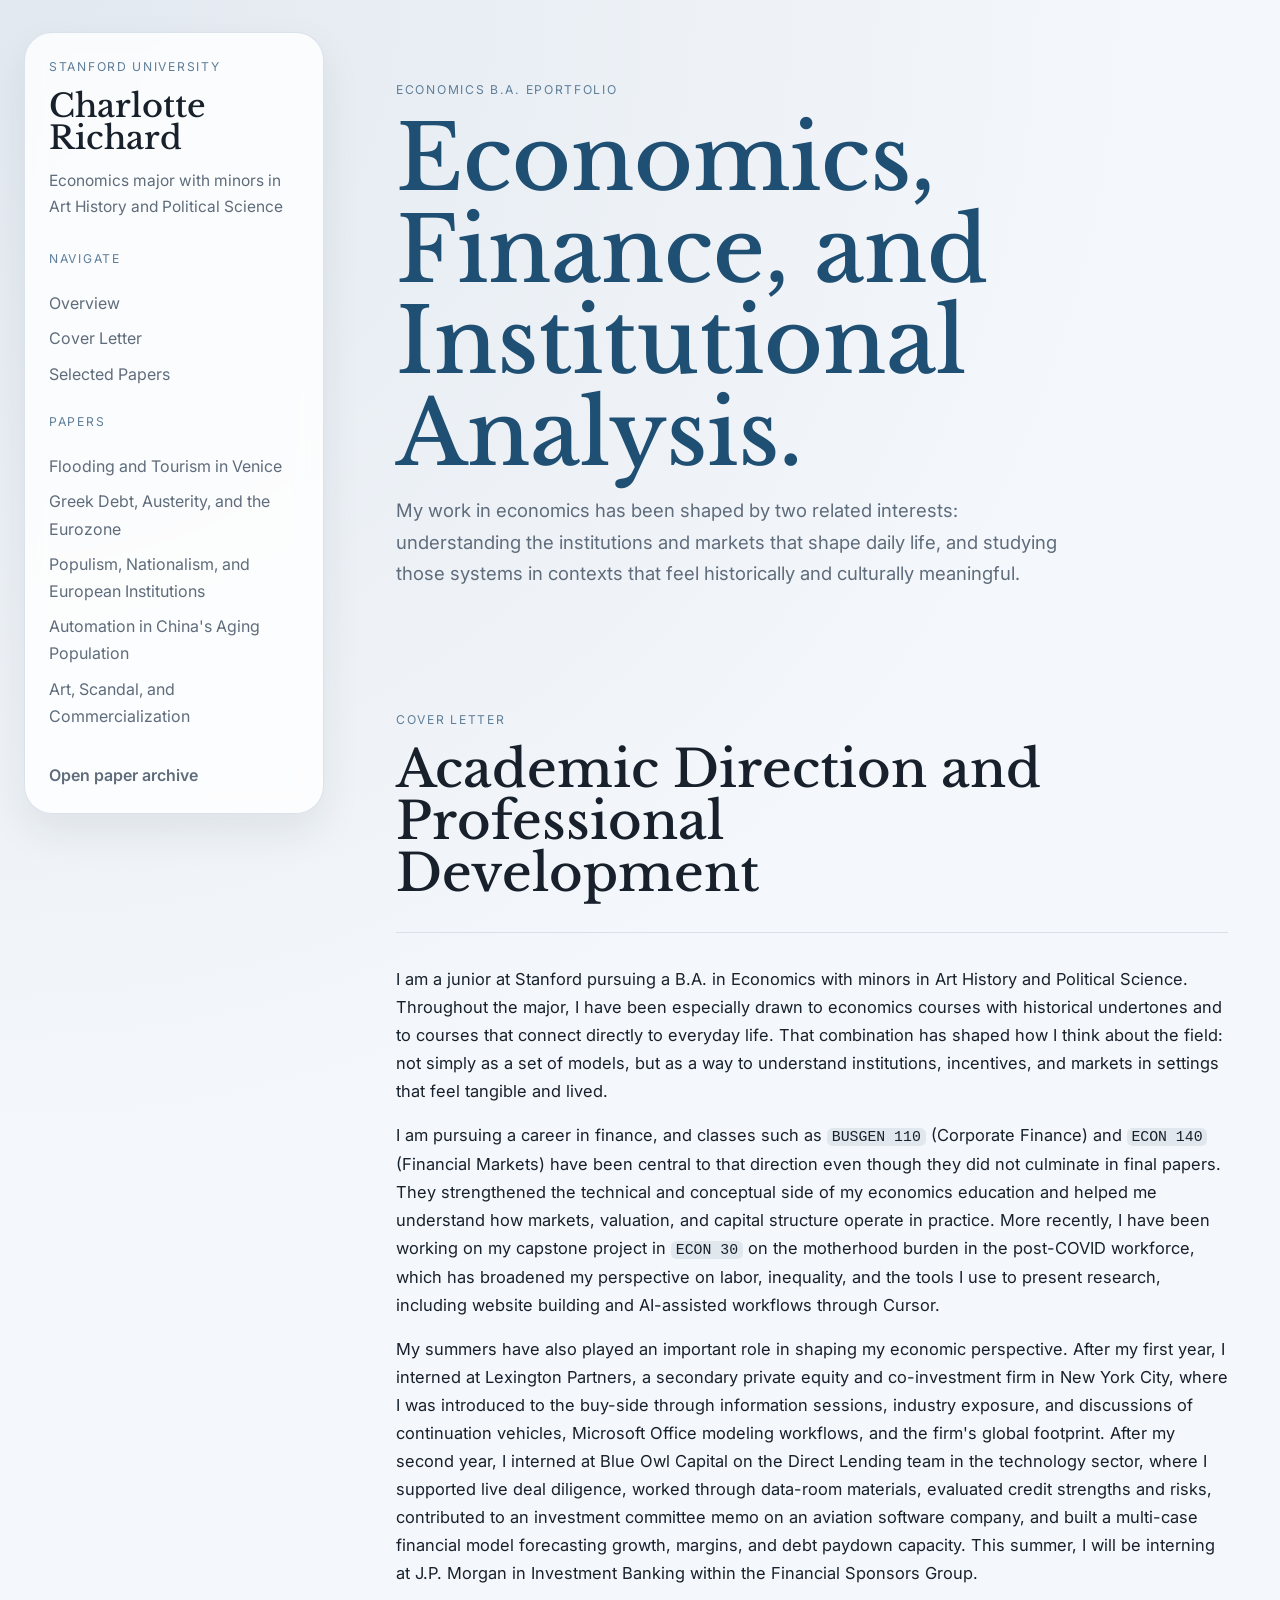
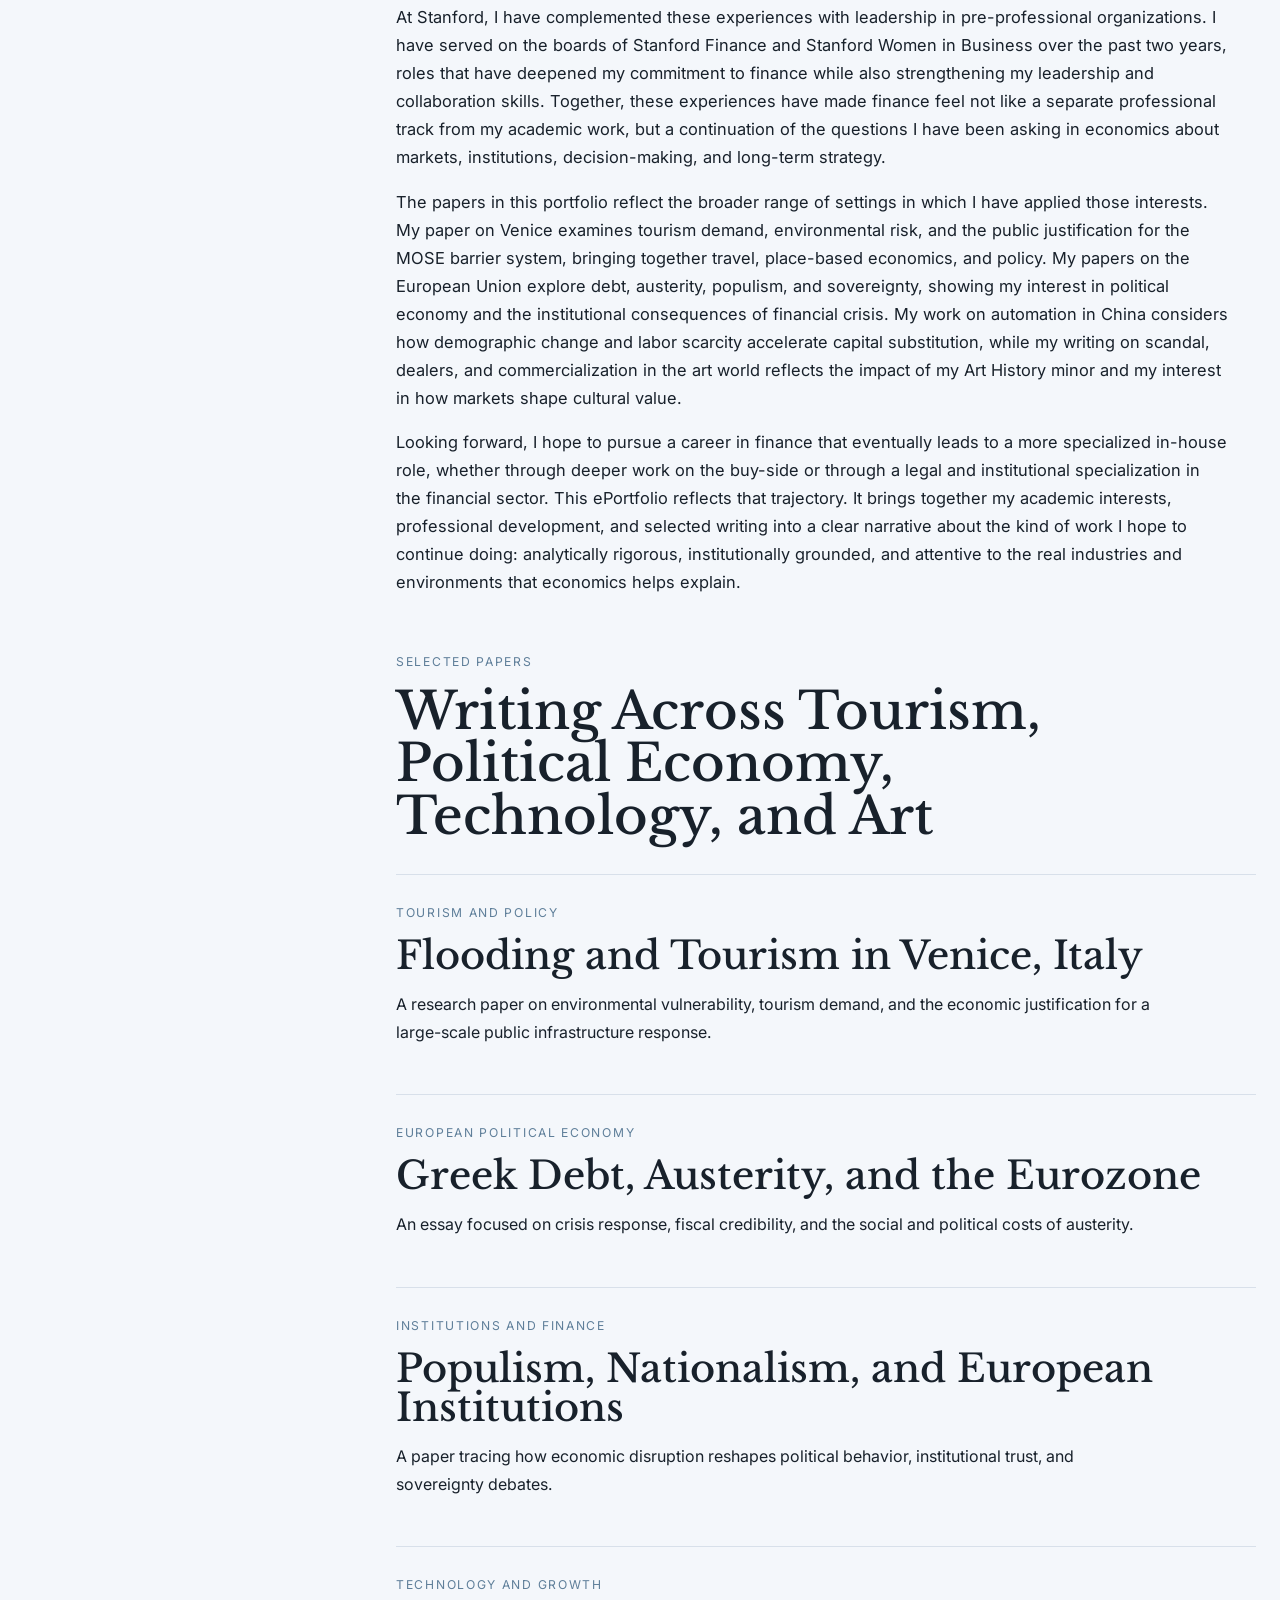
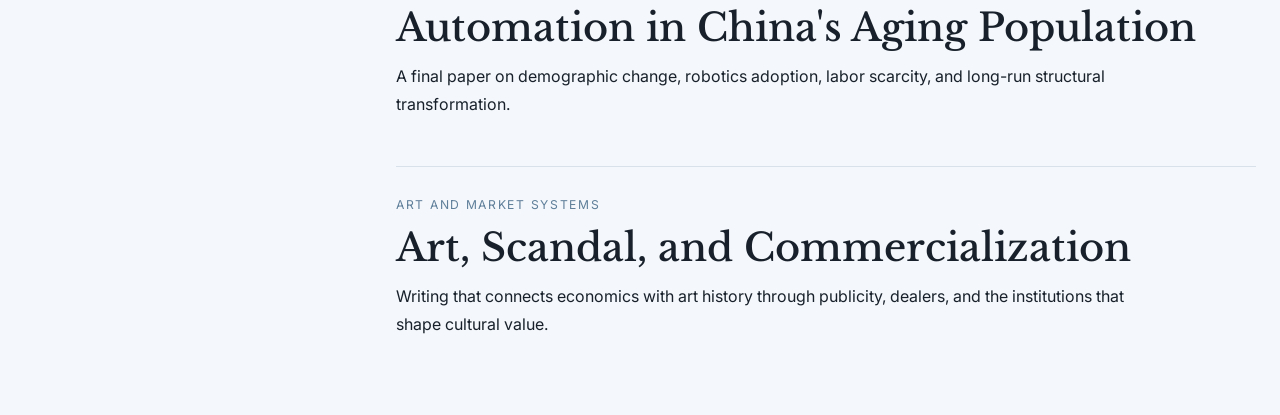
<file: index.html>
<!DOCTYPE html>
<html lang="en">
<head>
  <meta charset="UTF-8">
  <meta name="viewport" content="width=device-width, initial-scale=1.0">
  <title>Charlotte Richard | Economics B.A. ePortfolio</title>
  <meta
    name="description"
    content="A Stanford economics ePortfolio connecting finance, policy, tourism, and art."
  >
  <link rel="preconnect" href="https://fonts.googleapis.com">
  <link rel="preconnect" href="https://fonts.gstatic.com" crossorigin>
  <link
    href="https://fonts.googleapis.com/css2?family=Libre+Baskerville:wght@400;700&family=Inter:wght@400;500;600;700&display=swap"
    rel="stylesheet"
  >
  <link rel="stylesheet" href="style.css">
</head>
<body>
  <main class="site-shell">
    <aside class="sidebar">
      <div class="sidebar-inner">
        <p class="sidebar-kicker">Stanford University</p>
        <a class="sidebar-title" href="index.html">Charlotte Richard</a>
        <p class="sidebar-summary">Economics major with minors in Art History and Political Science</p>

        <nav class="sidebar-nav" aria-label="Page">
          <div class="nav-group">
            <p class="nav-label">Navigate</p>
            <a href="#overview">Overview</a>
            <a href="#cover-letter">Cover Letter</a>
            <a href="#selected-papers">Selected Papers</a>
          </div>

          <div class="nav-group">
            <p class="nav-label">Papers</p>
            <a href="artifacts.html#venice">Flooding and Tourism in Venice</a>
            <a href="artifacts.html#greek-debt">Greek Debt, Austerity, and the Eurozone</a>
            <a href="artifacts.html#populism">Populism, Nationalism, and European Institutions</a>
            <a href="artifacts.html#china-automation">Automation in China's Aging Population</a>
            <a href="artifacts.html#art-markets">Art, Scandal, and Commercialization</a>
          </div>
        </nav>

        <a class="sidebar-link" href="artifacts.html">Open paper archive</a>
      </div>
    </aside>

    <div class="content">
      <section class="hero-block" id="overview">
        <p class="eyebrow">Economics B.A. ePortfolio</p>
        <h1>Economics, Finance, and Institutional Analysis.</h1>
        <p class="lede">
          My work in economics has been shaped by two related interests: understanding the
          institutions and markets that shape daily life, and studying those systems in contexts
          that feel historically and culturally meaningful.
        </p>
      </section>

      <section class="content-section" id="cover-letter">
        <div class="section-header">
          <p class="section-label">Cover Letter</p>
          <h2>Academic Direction and Professional Development</h2>
        </div>

        <div class="essay-block">
          <p>
            I am a junior at Stanford pursuing a B.A. in Economics with minors in Art History and
            Political Science. Throughout the major, I have been especially drawn to economics
            courses with historical undertones and to courses that connect directly to everyday life.
            That combination has shaped how I think about the field: not simply as a set of models,
            but as a way to understand institutions, incentives, and markets in settings that feel
            tangible and lived.
          </p>
          <p>
            I am pursuing a career in finance, and classes such as <code>BUSGEN 110</code>
            (Corporate Finance) and <code>ECON 140</code> (Financial Markets) have been central to
            that direction even
            though they did not culminate in final papers. They strengthened the technical and
            conceptual side of my economics education and helped me understand how markets,
            valuation, and capital structure operate in practice. More recently, I have been working
            on my capstone project in <code>ECON 30</code> on the motherhood burden in the
            post-COVID
            workforce, which has broadened my perspective on labor, inequality, and the tools I use
            to present research, including website building and AI-assisted workflows through
            Cursor.
          </p>
          <p>
            My summers have also played an important role in shaping my economic perspective.
            After my first year, I interned at Lexington Partners, a secondary private equity and
            co-investment firm in New York City, where I was introduced to the buy-side through
            information sessions, industry exposure, and discussions of continuation vehicles,
            Microsoft Office modeling workflows, and the firm's global footprint. After my second
            year, I interned at Blue Owl Capital on the Direct Lending team in the technology
            sector, where I supported live deal diligence, worked through data-room materials,
            evaluated credit strengths and risks, contributed to an investment committee memo on an
            aviation software company, and built a multi-case financial model forecasting growth,
            margins, and debt paydown capacity. This summer, I will be interning at J.P. Morgan in
            Investment Banking within the Financial Sponsors Group.
          </p>
          <p>
            At Stanford, I have complemented these experiences with leadership in pre-professional
            organizations. I have served on the boards of Stanford Finance and Stanford Women in
            Business over the past two years, roles that have deepened my commitment to finance
            while also strengthening my leadership and collaboration skills. Together, these
            experiences have made finance feel not like a separate professional track from my
            academic work, but a continuation of the questions I have been asking in economics about
            markets, institutions, decision-making, and long-term strategy.
          </p>
          <p>
            The papers in this portfolio reflect the broader range of settings in which I have
            applied those interests. My paper on Venice examines tourism demand, environmental risk,
            and the public justification for the MOSE barrier system, bringing together travel,
            place-based economics, and policy. My papers on the European Union explore debt,
            austerity, populism, and sovereignty, showing my interest in political economy and the
            institutional consequences of financial crisis. My work on automation in China considers
            how demographic change and labor scarcity accelerate capital substitution, while my
            writing on scandal, dealers, and commercialization in the art world reflects the impact
            of my Art History minor and my interest in how markets shape cultural value.
          </p>
          <p>
            Looking forward, I hope to pursue a career in finance that eventually leads to a more
            specialized in-house role, whether through deeper work on the buy-side or through a
            legal and institutional specialization in the financial sector. This ePortfolio reflects
            that trajectory. It brings together my academic interests, professional development, and
            selected writing into a clear narrative about the kind of work I hope to continue doing:
            analytically rigorous, institutionally grounded, and attentive to the real industries and
            environments that economics helps explain.
          </p>
        </div>
      </section>

      <section class="content-section" id="selected-papers">
        <div class="section-header">
          <p class="section-label">Selected Papers</p>
          <h2>Writing Across Tourism, Political Economy, Technology, and Art</h2>
        </div>

        <div class="paper-preview-list">
          <article class="paper-preview">
            <p class="paper-category">Tourism and Policy</p>
            <h3><a href="artifacts.html#venice">Flooding and Tourism in Venice, Italy</a></h3>
            <p>
              A research paper on environmental vulnerability, tourism demand, and the economic
              justification for a large-scale public infrastructure response.
            </p>
          </article>

          <article class="paper-preview">
            <p class="paper-category">European Political Economy</p>
            <h3><a href="artifacts.html#greek-debt">Greek Debt, Austerity, and the Eurozone</a></h3>
            <p>
              An essay focused on crisis response, fiscal credibility, and the social and political
              costs of austerity.
            </p>
          </article>

          <article class="paper-preview">
            <p class="paper-category">Institutions and Finance</p>
            <h3><a href="artifacts.html#populism">Populism, Nationalism, and European Institutions</a></h3>
            <p>
              A paper tracing how economic disruption reshapes political behavior, institutional
              trust, and sovereignty debates.
            </p>
          </article>

          <article class="paper-preview">
            <p class="paper-category">Technology and Growth</p>
            <h3><a href="artifacts.html#china-automation">Automation in China's Aging Population</a></h3>
            <p>
              A final paper on demographic change, robotics adoption, labor scarcity, and long-run
              structural transformation.
            </p>
          </article>

          <article class="paper-preview">
            <p class="paper-category">Art and Market Systems</p>
            <h3><a href="artifacts.html#art-markets">Art, Scandal, and Commercialization</a></h3>
            <p>
              Writing that connects economics with art history through publicity, dealers, and the
              institutions that shape cultural value.
            </p>
          </article>
        </div>
      </section>
    </div>
  </main>
</body>
</html>
</file>
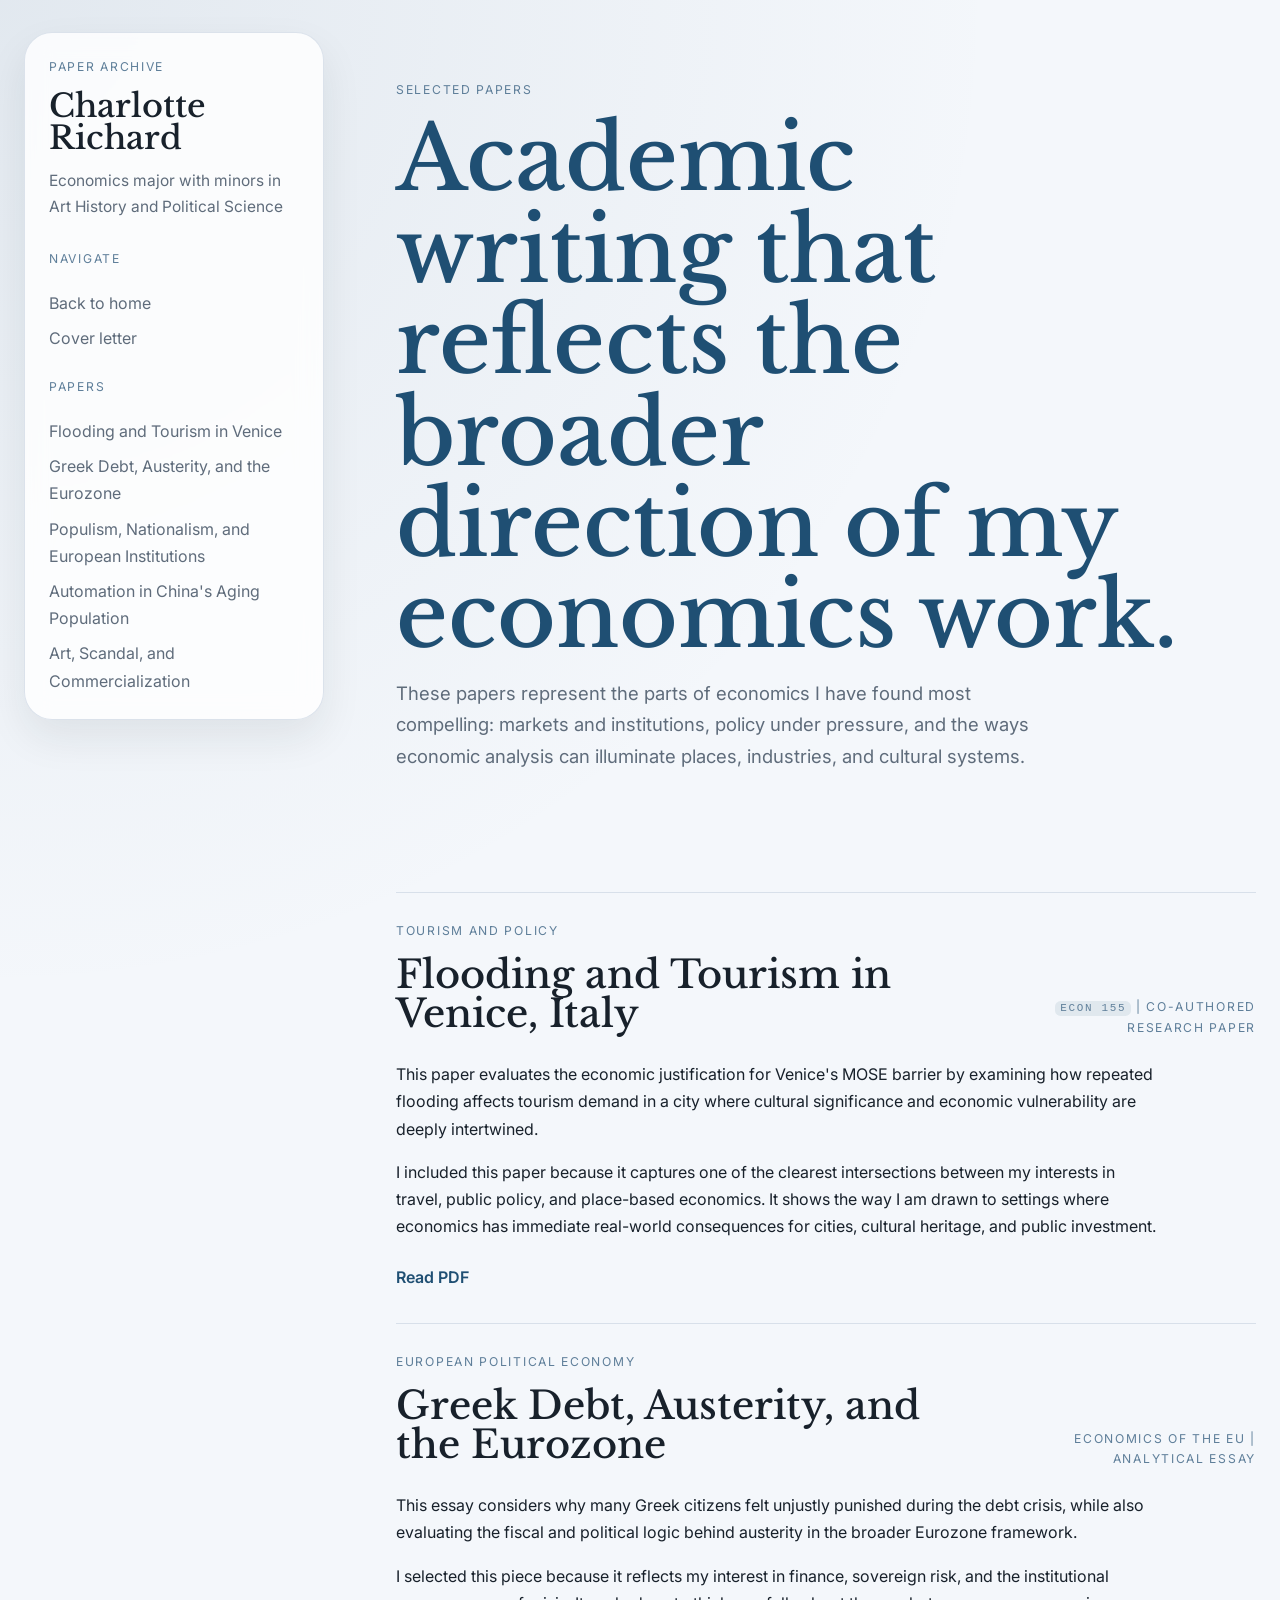
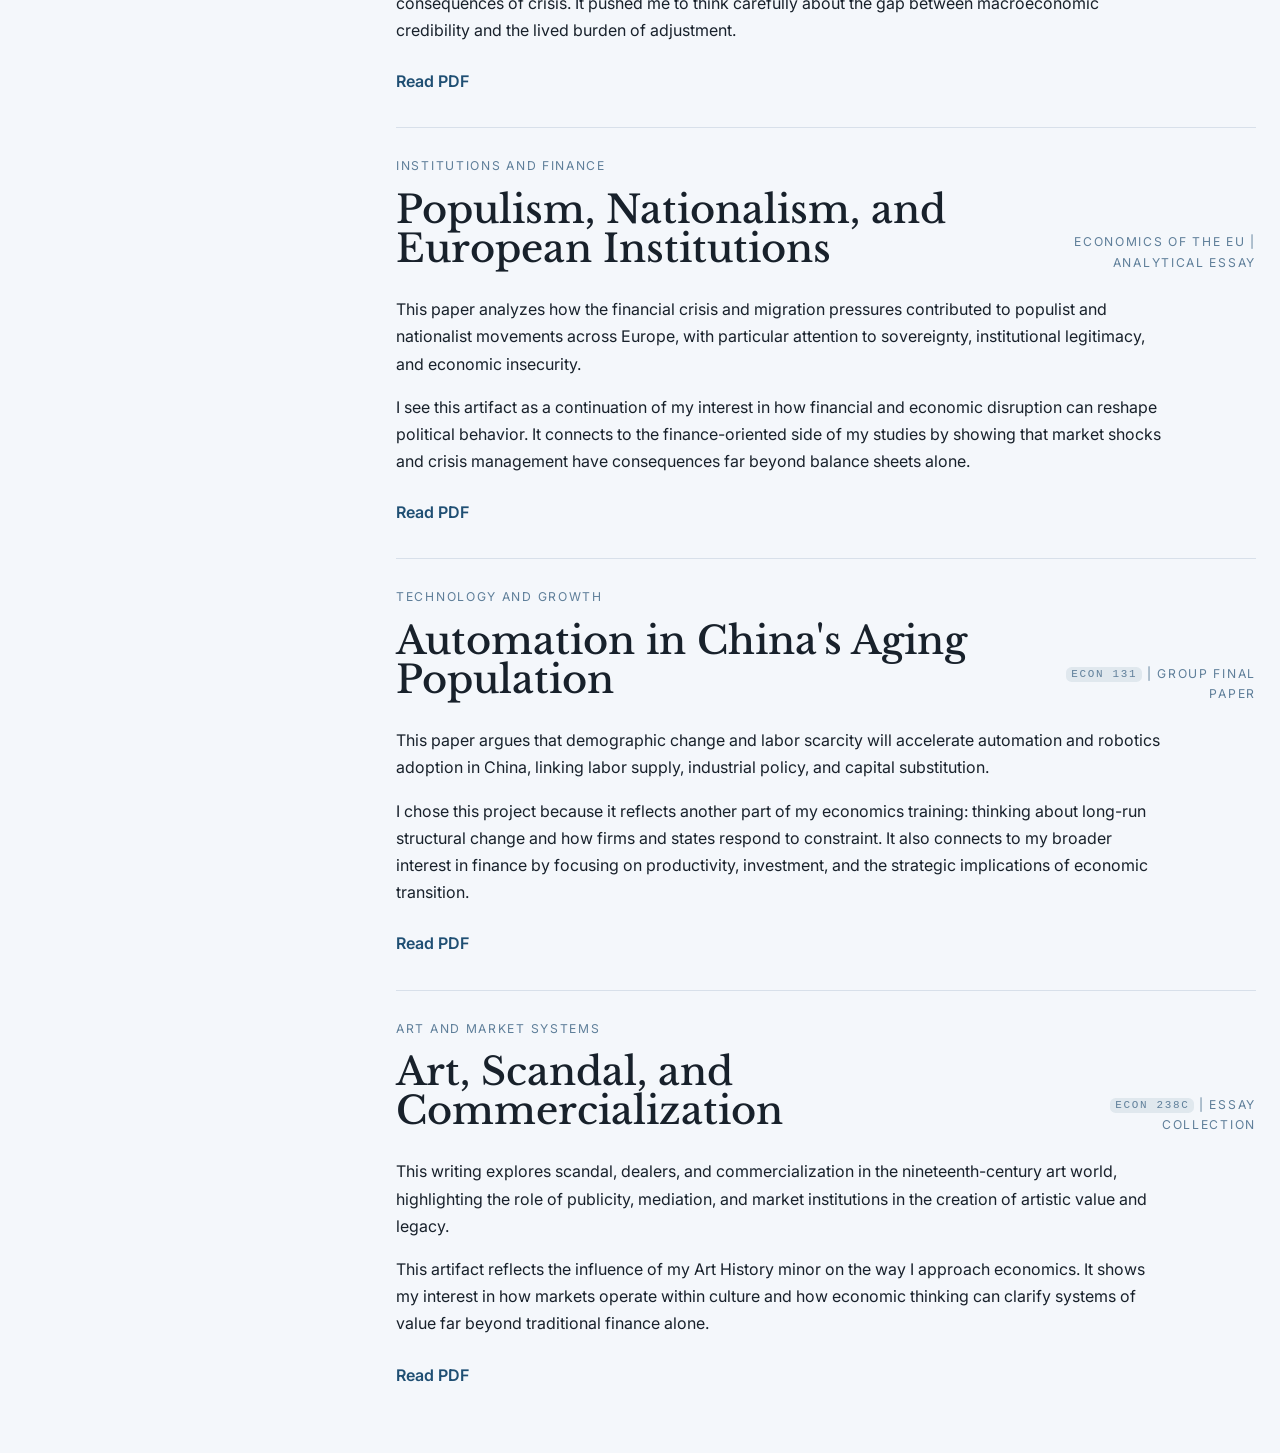
<file: artifacts.html>
<!DOCTYPE html>
<html lang="en">
<head>
  <meta charset="UTF-8">
  <meta name="viewport" content="width=device-width, initial-scale=1.0">
  <title>Paper Archive | Charlotte Richard</title>
  <meta
    name="description"
    content="Selected papers and reflections for Charlotte Richard's Stanford economics ePortfolio."
  >
  <link rel="preconnect" href="https://fonts.googleapis.com">
  <link rel="preconnect" href="https://fonts.gstatic.com" crossorigin>
  <link
    href="https://fonts.googleapis.com/css2?family=Libre+Baskerville:wght@400;700&family=Inter:wght@400;500;600;700&display=swap"
    rel="stylesheet"
  >
  <link rel="stylesheet" href="style.css">
</head>
<body>
  <main class="site-shell">
    <aside class="sidebar">
      <div class="sidebar-inner">
        <p class="sidebar-kicker">Paper Archive</p>
        <a class="sidebar-title" href="index.html">Charlotte Richard</a>
        <p class="sidebar-summary">Economics major with minors in Art History and Political Science</p>

        <nav class="sidebar-nav" aria-label="Paper navigation">
          <div class="nav-group">
            <p class="nav-label">Navigate</p>
            <a href="index.html">Back to home</a>
            <a href="index.html#cover-letter">Cover letter</a>
          </div>

          <div class="nav-group">
            <p class="nav-label">Papers</p>
            <a href="#venice">Flooding and Tourism in Venice</a>
            <a href="#greek-debt">Greek Debt, Austerity, and the Eurozone</a>
            <a href="#populism">Populism, Nationalism, and European Institutions</a>
            <a href="#china-automation">Automation in China's Aging Population</a>
            <a href="#art-markets">Art, Scandal, and Commercialization</a>
          </div>
        </nav>
      </div>
    </aside>

    <div class="content">
      <section class="hero-block">
        <p class="eyebrow">Selected Papers</p>
        <h1>Academic writing that reflects the broader direction of my economics work.</h1>
        <p class="lede">
          These papers represent the parts of economics I have found most compelling: markets and
          institutions, policy under pressure, and the ways economic analysis can illuminate places,
          industries, and cultural systems.
        </p>
      </section>

      <section class="content-section paper-archive">
        <article class="paper-entry" id="venice">
          <div class="paper-heading">
            <div>
              <p class="paper-category">Tourism and Policy</p>
              <h2>Flooding and Tourism in Venice, Italy</h2>
            </div>
            <p class="paper-meta"><code>Econ 155</code> | Co-authored research paper</p>
          </div>
          <p>
            This paper evaluates the economic justification for Venice's MOSE barrier by examining
            how repeated flooding affects tourism demand in a city where cultural significance and
            economic vulnerability are deeply intertwined.
          </p>
          <p>
            I included this paper because it captures one of the clearest intersections between my
            interests in travel, public policy, and place-based economics. It shows the way I am
            drawn to settings where economics has immediate real-world consequences for cities,
            cultural heritage, and public investment.
          </p>
          <a class="text-link" href="assets/artifacts/Final%20Paper%20-%20Econ%20155%20-%20Victoria%20Romano%20%26%20Charlotte%20Richard.pdf" target="_blank" rel="noreferrer">Read PDF</a>
        </article>

        <article class="paper-entry" id="greek-debt">
          <div class="paper-heading">
            <div>
              <p class="paper-category">European Political Economy</p>
              <h2>Greek Debt, Austerity, and the Eurozone</h2>
            </div>
            <p class="paper-meta">Economics of the EU | Analytical essay</p>
          </div>
          <p>
            This essay considers why many Greek citizens felt unjustly punished during the debt
            crisis, while also evaluating the fiscal and political logic behind austerity in the
            broader Eurozone framework.
          </p>
          <p>
            I selected this piece because it reflects my interest in finance, sovereign risk, and
            the institutional consequences of crisis. It pushed me to think carefully about the gap
            between macroeconomic credibility and the lived burden of adjustment.
          </p>
          <a class="text-link" href="assets/artifacts/Economics%20of%20the%20EU%20Paper%20%231%20Econ%20ePortfolio.pdf" target="_blank" rel="noreferrer">Read PDF</a>
        </article>

        <article class="paper-entry" id="populism">
          <div class="paper-heading">
            <div>
              <p class="paper-category">Institutions and Finance</p>
              <h2>Populism, Nationalism, and European Institutions</h2>
            </div>
            <p class="paper-meta">Economics of the EU | Analytical essay</p>
          </div>
          <p>
            This paper analyzes how the financial crisis and migration pressures contributed to
            populist and nationalist movements across Europe, with particular attention to
            sovereignty, institutional legitimacy, and economic insecurity.
          </p>
          <p>
            I see this artifact as a continuation of my interest in how financial and economic
            disruption can reshape political behavior. It connects to the finance-oriented side of my
            studies by showing that market shocks and crisis management have consequences far beyond
            balance sheets alone.
          </p>
          <a class="text-link" href="assets/artifacts/Economics%20of%20the%20EU%20Paper%20%232%20Econ%20Eportfolio.pdf" target="_blank" rel="noreferrer">Read PDF</a>
        </article>

        <article class="paper-entry" id="china-automation">
          <div class="paper-heading">
            <div>
              <p class="paper-category">Technology and Growth</p>
              <h2>Automation in China's Aging Population</h2>
            </div>
            <p class="paper-meta"><code>ECON 131</code> | Group final paper</p>
          </div>
          <p>
            This paper argues that demographic change and labor scarcity will accelerate automation
            and robotics adoption in China, linking labor supply, industrial policy, and capital
            substitution.
          </p>
          <p>
            I chose this project because it reflects another part of my economics training: thinking
            about long-run structural change and how firms and states respond to constraint. It also
            connects to my broader interest in finance by focusing on productivity, investment, and
            the strategic implications of economic transition.
          </p>
          <a class="text-link" href="assets/artifacts/%5BDRAFT%5D%20ECON%20131_%20Final%20Paper%20ePortfolio.pdf" target="_blank" rel="noreferrer">Read PDF</a>
        </article>

        <article class="paper-entry" id="art-markets">
          <div class="paper-heading">
            <div>
              <p class="paper-category">Art and Market Systems</p>
              <h2>Art, Scandal, and Commercialization</h2>
            </div>
            <p class="paper-meta"><code>Econ 238C</code> | Essay collection</p>
          </div>
          <p>
            This writing explores scandal, dealers, and commercialization in the nineteenth-century
            art world, highlighting the role of publicity, mediation, and market institutions in the
            creation of artistic value and legacy.
          </p>
          <p>
            This artifact reflects the influence of my Art History minor on the way I approach
            economics. It shows my interest in how markets operate within culture and how economic
            thinking can clarify systems of value far beyond traditional finance alone.
          </p>
          <a class="text-link" href="assets/artifacts/Econ%20238C%20Final%20.pdf" target="_blank" rel="noreferrer">Read PDF</a>
        </article>
      </section>
    </div>
  </main>
</body>
</html>
</file>
<file: style.css>
:root {
  --bg: #f4f7fb;
  --surface: #ffffff;
  --text: #18212b;
  --muted: #5f6c7b;
  --border: #d8e0ea;
  --accent: #1f4f73;
  --accent-soft: #5f7f9a;
  --shadow: 0 18px 40px rgba(24, 33, 43, 0.08);
  --serif: "Libre Baskerville", Georgia, serif;
  --sans: "Inter", Arial, sans-serif;
}

* {
  box-sizing: border-box;
}

html {
  scroll-behavior: smooth;
}

body {
  margin: 0;
  font-family: var(--sans);
  color: var(--text);
  background:
    radial-gradient(circle at top left, rgba(95, 127, 154, 0.12), transparent 30%),
    var(--bg);
  line-height: 1.7;
}

a {
  color: inherit;
}

p {
  margin: 0 0 1rem;
}

.site-shell {
  width: min(1320px, calc(100% - 3rem));
  margin: 0 auto;
  padding: 2rem 0 4rem;
  display: grid;
  grid-template-columns: minmax(250px, 300px) minmax(0, 1fr);
  gap: 4.5rem;
}

.sidebar {
  position: relative;
}

.sidebar-inner {
  position: sticky;
  top: 2rem;
  padding: 1.5rem;
  background: rgba(255, 255, 255, 0.82);
  border: 1px solid rgba(216, 224, 234, 0.92);
  border-radius: 28px;
  box-shadow: var(--shadow);
  backdrop-filter: blur(12px);
}

.sidebar-kicker,
.nav-label,
.section-label,
.eyebrow,
.paper-category,
.paper-meta {
  margin-bottom: 0.8rem;
  text-transform: uppercase;
  letter-spacing: 0.14em;
  font-size: 0.76rem;
  color: var(--accent-soft);
}

.sidebar-title {
  display: inline-block;
  margin-bottom: 0.85rem;
  font-family: var(--serif);
  font-size: 2rem;
  font-weight: 500;
  line-height: 1;
  text-decoration: none;
}

.sidebar-summary {
  margin-bottom: 1.75rem;
  color: var(--muted);
  font-size: 0.97rem;
}

.sidebar-nav {
  display: grid;
  gap: 1.5rem;
}

.nav-group {
  display: grid;
  gap: 0.5rem;
}

.nav-group a,
.sidebar-link {
  text-decoration: none;
  color: var(--muted);
  transition: color 160ms ease, transform 160ms ease;
}

.nav-group a:hover,
.sidebar-link:hover,
.text-link:hover,
.paper-preview h3 a:hover {
  color: var(--accent);
}

.sidebar-link {
  display: inline-block;
  margin-top: 2rem;
  font-weight: 600;
}

.content {
  min-width: 0;
}

.hero-block {
  padding: 3rem 0 4rem;
}

.hero-block h1,
.section-header h2,
.paper-preview h3,
.paper-entry h2 {
  font-family: var(--serif);
  line-height: 1.02;
  margin: 0 0 1rem;
  font-weight: 500;
}

.hero-block h1 {
  max-width: 12ch;
  font-size: clamp(3.5rem, 7vw, 6.3rem);
  color: var(--accent);
}

.lede {
  max-width: 42rem;
  color: var(--muted);
  font-size: 1.16rem;
}

.content-section {
  padding: 2.5rem 0 0;
}

.section-header {
  margin-bottom: 2rem;
}

.section-header h2 {
  max-width: 18ch;
  font-size: clamp(2rem, 4vw, 3.3rem);
}

.essay-block {
  max-width: 52rem;
  padding: 2rem 0 0;
  border-top: 1px solid var(--border);
  font-size: 1.03rem;
}

.paper-preview-list,
.paper-archive {
  display: grid;
  gap: 2rem;
}

.paper-preview,
.paper-entry {
  padding: 1.75rem 0 0;
  border-top: 1px solid var(--border);
}

.paper-preview h3,
.paper-entry h2 {
  font-size: clamp(1.6rem, 3vw, 2.5rem);
}

.paper-preview h3 a,
.text-link {
  text-decoration: none;
}

.paper-preview p:last-child,
.paper-entry p {
  max-width: 48rem;
}

.paper-heading {
  display: flex;
  align-items: flex-end;
  justify-content: space-between;
  gap: 1rem;
  margin-bottom: 0.75rem;
}

.paper-meta {
  margin-bottom: 0.65rem;
  text-align: right;
}

.text-link {
  display: inline-block;
  margin-top: 0.5rem;
  color: var(--accent);
  font-weight: 600;
  transition: color 160ms ease;
}

code {
  padding: 0.08rem 0.3rem;
  border-radius: 0.35rem;
  background: rgba(31, 79, 115, 0.09);
  font-family: ui-monospace, SFMono-Regular, Menlo, monospace;
  font-size: 0.9em;
}

@media (max-width: 980px) {
  .site-shell {
    grid-template-columns: 1fr;
    gap: 2rem;
    width: min(760px, calc(100% - 2rem));
    padding-top: 1rem;
  }

  .sidebar-inner {
    position: static;
  }

  .hero-block {
    padding-top: 1rem;
  }

  .hero-block h1,
  .section-header h2 {
    max-width: none;
  }

  .paper-heading {
    display: block;
  }

  .paper-meta {
    text-align: left;
  }
}
</file>
